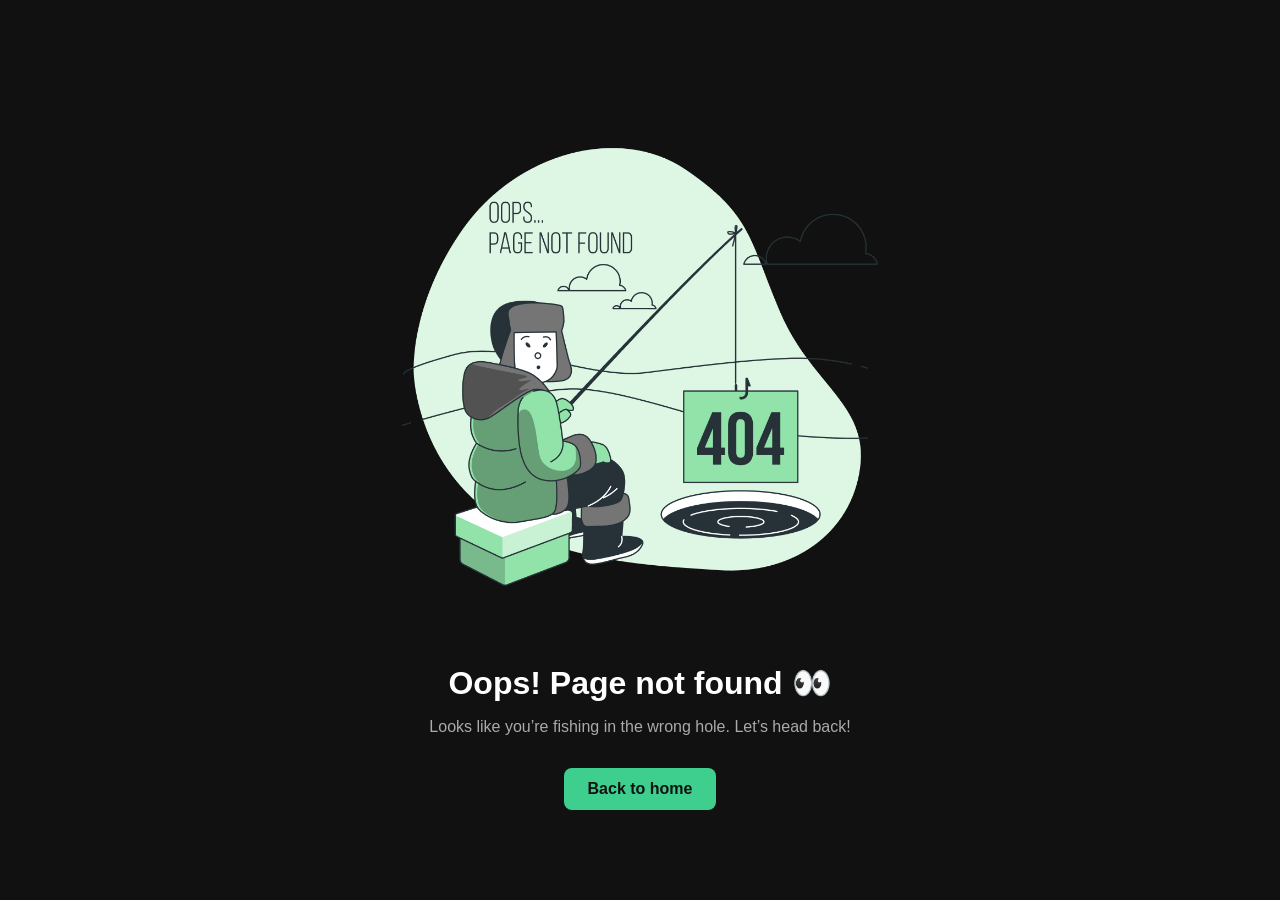
<file: 404 page/index.html>
<!DOCTYPE html>
<html lang="en">
  <head>
    <meta charset="UTF-8" />
    <meta name="viewport" content="width=device-width, initial-scale=1.0" />
    <title>Custom 404 Page</title>
    <link rel="stylesheet" href="style.css" />
  </head>
  <body>
    <img src="404.png" alt="404 illustration" />
    <h1>Oops! Page not found 👀</h1>
    <p>Looks like you’re fishing in the wrong hole. Let’s head back!</p>
    <a href="#">Back to home</a>
  </body>
</html>
</file>
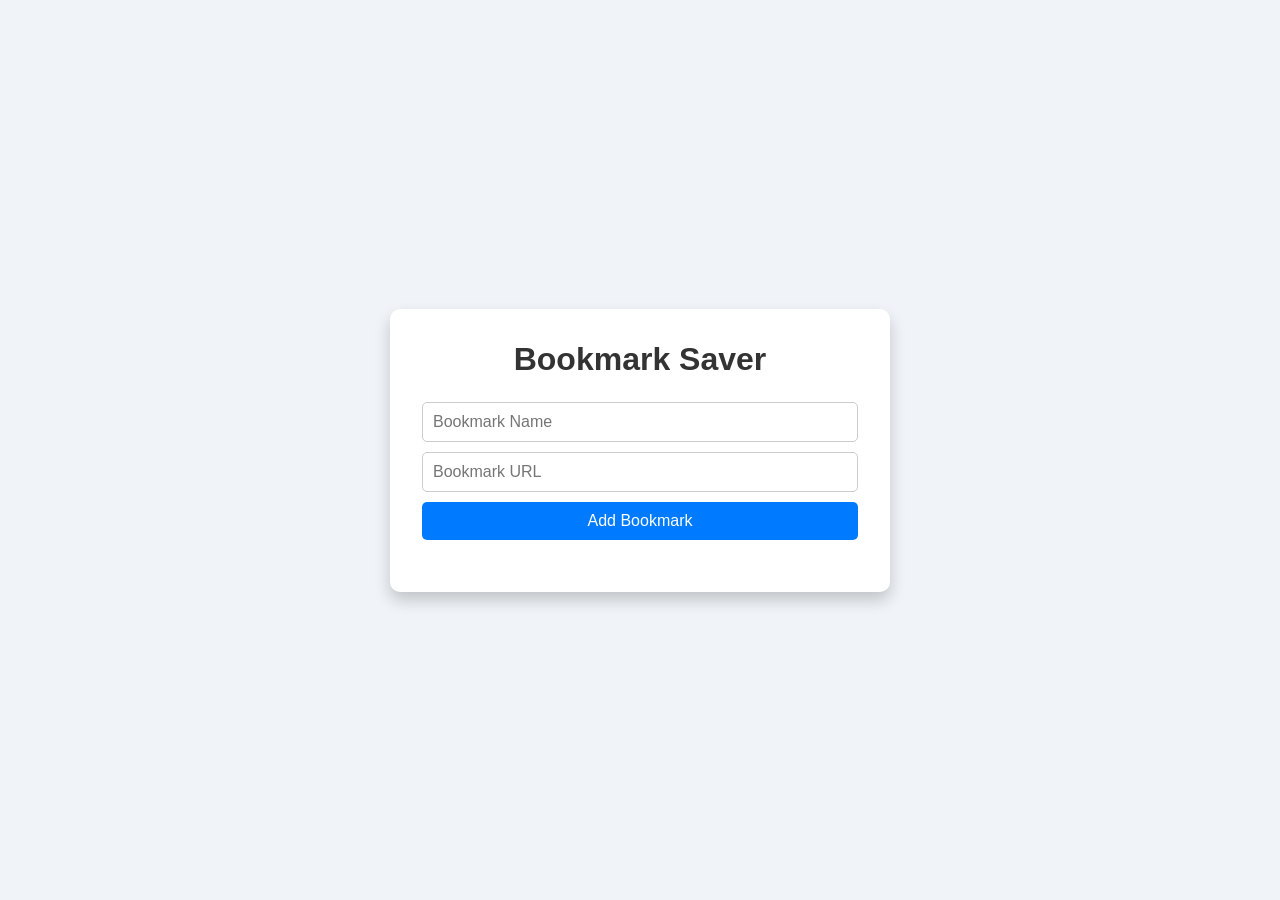
<file: Bookmark saver/index.html>
<!DOCTYPE html>
<html lang="en">
  <head>
    <meta charset="UTF-8" />
    <meta name="viewport" content="width=device-width, initial-scale=1.0" />
    <title>Bookmark Saver</title>
    <link rel="stylesheet" href="style.css" />
  </head>
  <body>
    <div class="app-container">
      <h1>Bookmark Saver</h1>
      <form id="bookmark-form" class="input-container">
        <input type="text" id="bookmark-name" placeholder="Bookmark Name" required />
        <input type="url" id="bookmark-url" placeholder="Bookmark URL" required />
        <button type="submit">Add Bookmark</button>
      </form>

      <ul id="bookmark-list"></ul>
    </div>

    <script src="script.js"></script>
  </body>
</html>
</file>
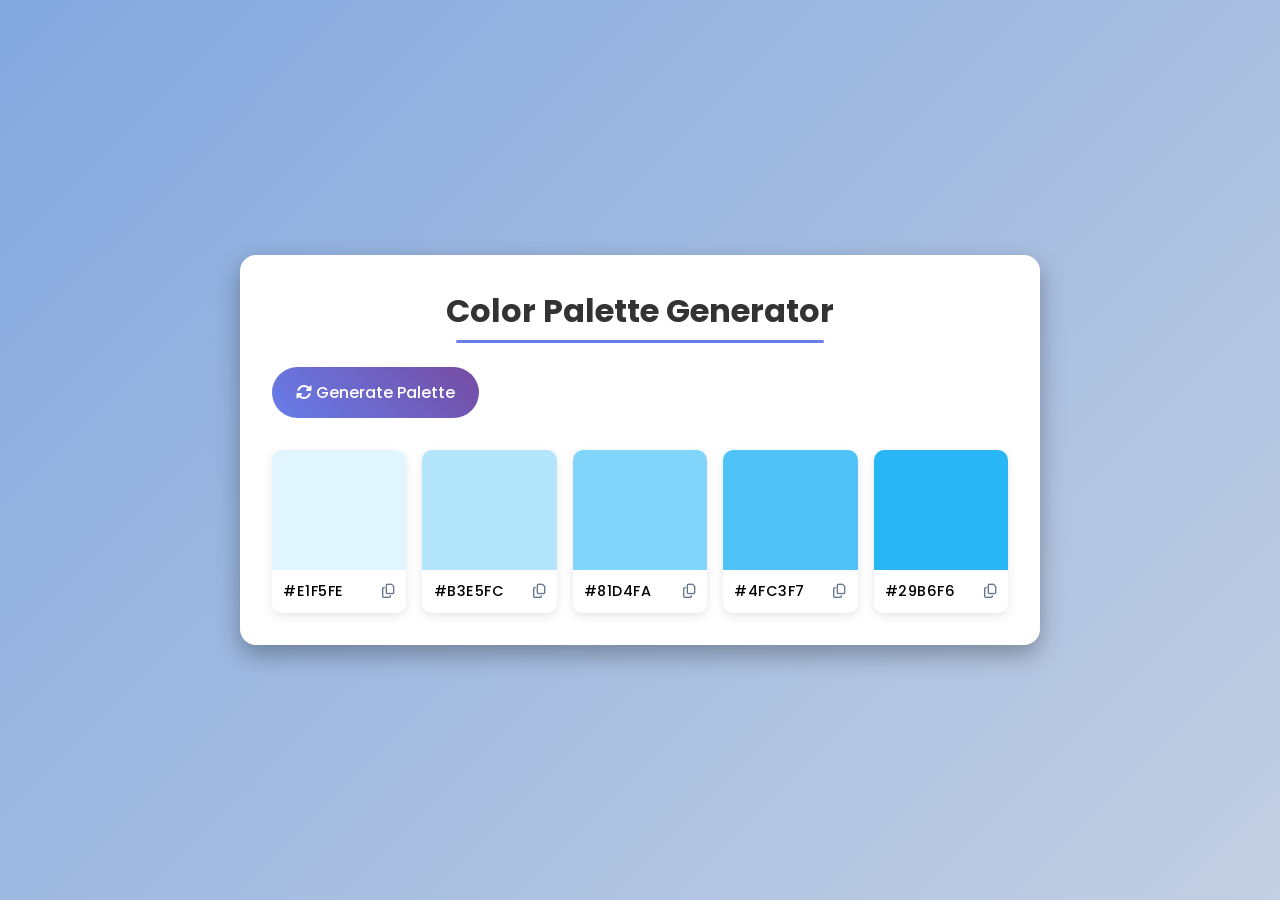
<file: color-pallete-genrator/index.html>
<!DOCTYPE html>
<html lang="en">
  <head>
    <meta charset="UTF-8" />
    <meta name="viewport" content="width=device-width, initial-scale=1.0" />
    <title>Color Palette Generator</title>
    <link
      rel="stylesheet"
      href="https://cdnjs.cloudflare.com/ajax/libs/font-awesome/6.7.2/css/all.min.css"
      integrity="sha512-Evv84Mr4kqVGRNSgIGL/F/aIDqQb7xQ2vcrdIwxfjThSH8CSR7PBEakCr51Ck+w+/U6swU2Im1vVX0SVk9ABhg=="
      crossorigin="anonymous"
      referrerpolicy="no-referrer"
    />
    <link rel="stylesheet" href="style.css" />
  </head>
  <body>
    <div class="container">
      <h1>Color Palette Generator</h1>

      <button id="generate-btn">
        <i class="fas fa-sync-alt"></i>
        Generate Palette
      </button>

      <div class="palette-container">
        <!-- COLOR BOX 1 -->
        <div class="color-box">
          <div class="color" style="background-color: #e1f5fe"></div>
          <div class="color-info">
            <span class="hex-value">#E1F5FE</span>
            <i class="far fa-copy copy-btn" title="Copy to clipboard"></i>
          </div>
        </div>
        <!-- COLOR BOX 2 -->
        <div class="color-box">
          <div class="color" style="background-color: #b3e5fc"></div>
          <div class="color-info">
            <span class="hex-value">#B3E5FC</span>
            <i class="far fa-copy copy-btn" title="Copy to clipboard"></i>
          </div>
        </div>
        <!-- COLOR BOX 3 -->
        <div class="color-box">
          <div class="color" style="background-color: #81d4fa"></div>
          <div class="color-info">
            <span class="hex-value">#81D4FA</span>
            <i class="far fa-copy copy-btn" title="Copy to clipboard"></i>
          </div>
        </div>
        <!-- COLOR BOX 4 -->
        <div class="color-box">
          <div class="color" style="background-color: #4fc3f7"></div>
          <div class="color-info">
            <span class="hex-value">#4FC3F7</span>
            <i class="far fa-copy copy-btn" title="Copy to clipboard"></i>
          </div>
        </div>
        <!-- COLOR BOX 5 -->
        <div class="color-box">
          <div class="color" style="background-color: #29b6f6"></div>
          <div class="color-info">
            <span class="hex-value">#29B6F6</span>
            <i class="far fa-copy copy-btn" title="Copy to clipboard"></i>
          </div>
        </div>
      </div>
    </div>

    <script src="script.js"></script>
  </body>
</html>
</file>
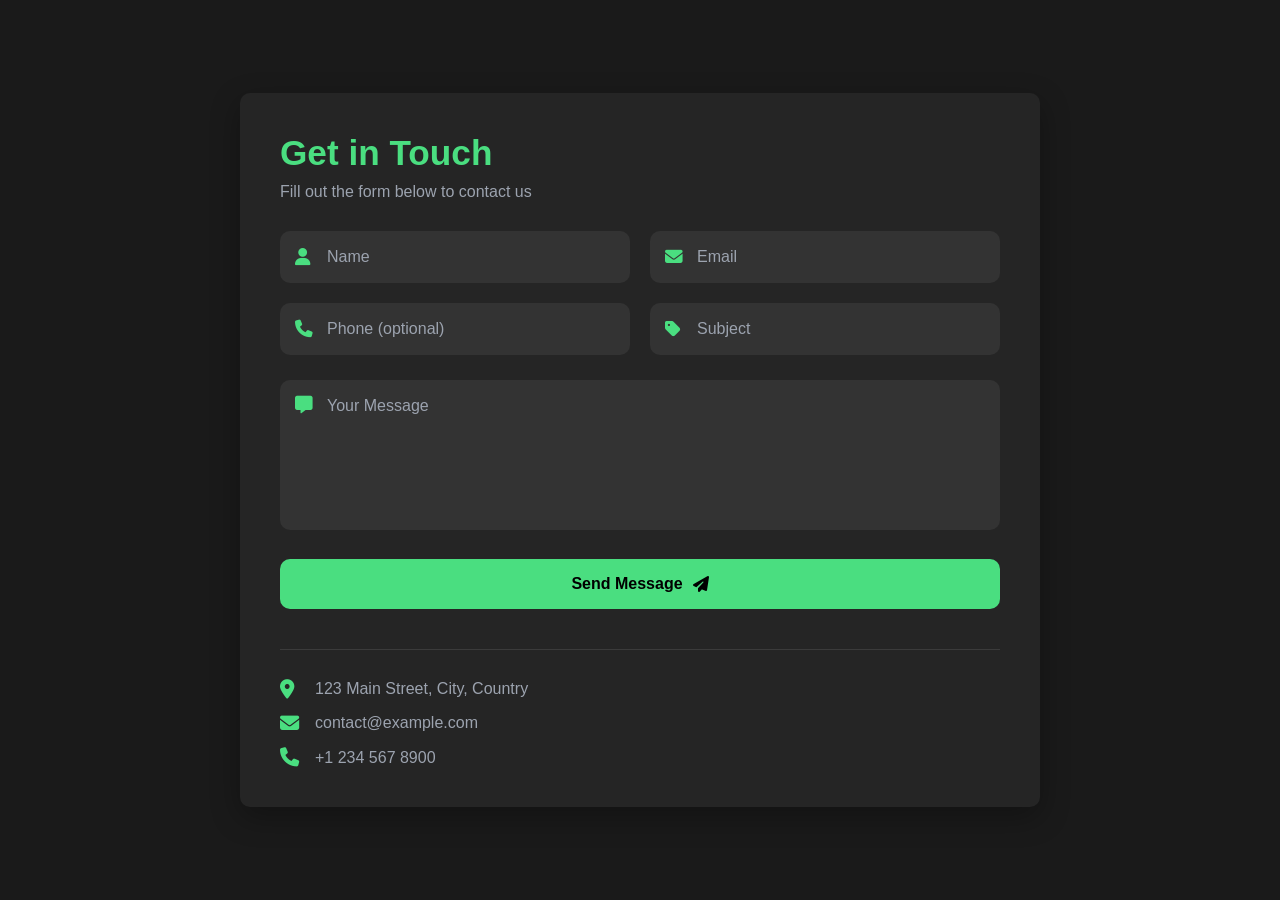
<file: contact-form/index.html>
<!DOCTYPE html>
<html lang="en">
  <head>
    <meta charset="UTF-8" />
    <meta name="viewport" content="width=device-width, initial-scale=1.0" />
    <title>Contact Form</title>
    <link rel="stylesheet" href="style.css" />
    <link
      rel="stylesheet"
      href="https://cdnjs.cloudflare.com/ajax/libs/font-awesome/6.7.2/css/all.min.css"
      integrity="sha512-Evv84Mr4kqVGRNSgIGL/F/aIDqQb7xQ2vcrdIwxfjThSH8CSR7PBEakCr51Ck+w+/U6swU2Im1vVX0SVk9ABhg=="
      crossorigin="anonymous"
      referrerpolicy="no-referrer"
    />
  </head>
  <body>
    <div class="container">
      <div class="form-container">
        <h1>Get in Touch</h1>
        <p>Fill out the form below to contact us</p>

        <form>
          <div class="input-group">
            <div class="input-field">
              <i class="fas fa-user"></i>
              <input type="text" placeholder="Name" required />
            </div>

            <div class="input-field">
              <i class="fas fa-envelope"></i>
              <input type="email" placeholder="Email" required />
            </div>

            <div class="input-field">
              <i class="fas fa-phone"></i>
              <input type="tel" placeholder="Phone (optional)" />
            </div>

            <div class="input-field">
              <i class="fas fa-tag"></i>
              <input type="text" placeholder="Subject" required />
            </div>
          </div>

          <div class="message-field">
            <i class="fas fa-message"></i>
            <textarea placeholder="Your Message" required></textarea>
          </div>

          <button type="submit">
            <div class="btn-content">
              <span>Send Message</span>
              <i class="fas fa-paper-plane"></i>
            </div>
          </button>
        </form>

        <div class="contact-info">
          <div class="info-item">
            <i class="fas fa-map-marker-alt"></i>
            <span>123 Main Street, City, Country</span>
          </div>
          <div class="info-item">
            <i class="fas fa-envelope"></i>
            <span>contact@example.com</span>
          </div>

          <div class="info-item">
            <i class="fas fa-phone"></i>
            <span>+1 234 567 8900</span>
          </div>
        </div>
      </div>
    </div>
  </body>
</html>
</file>
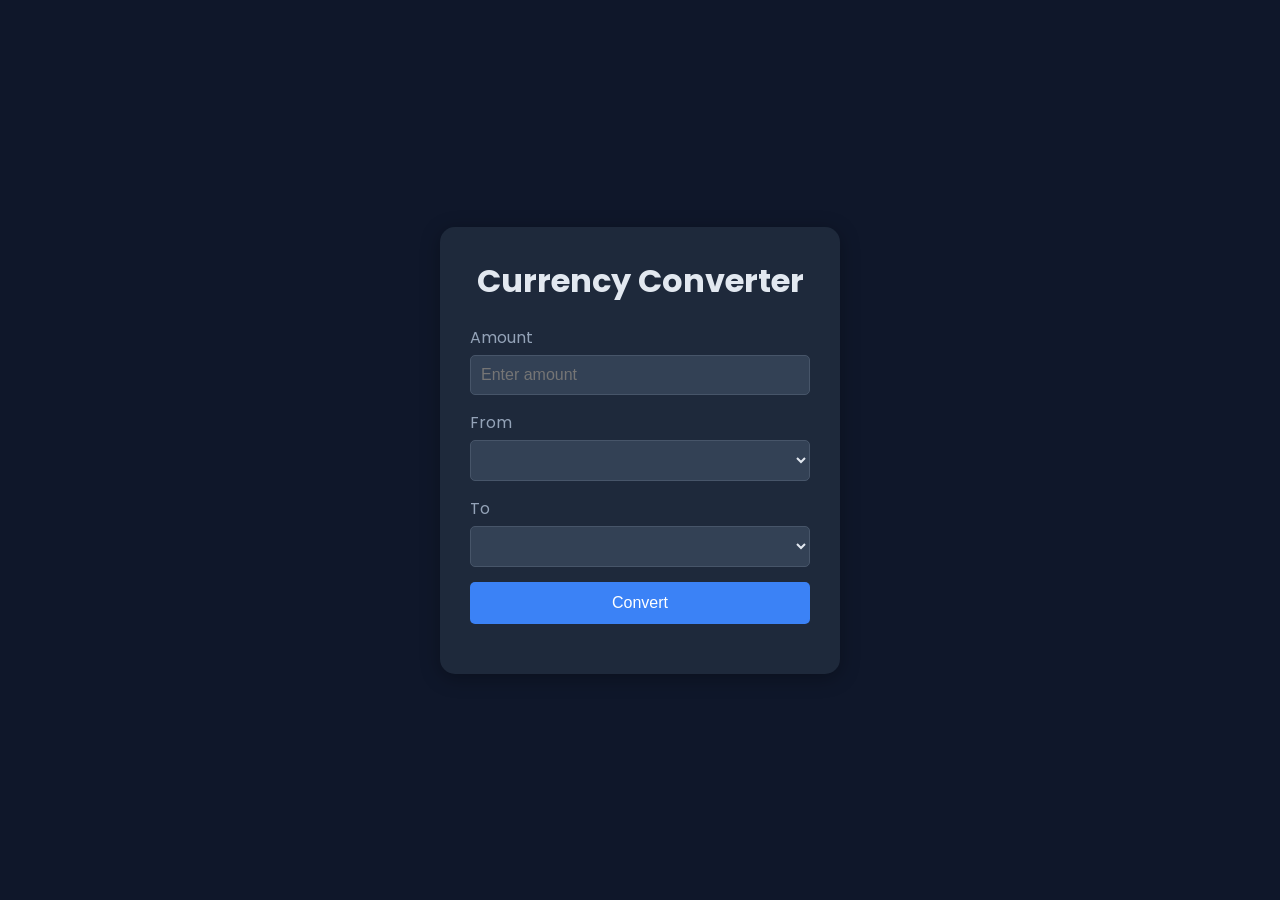
<file: currency-convertor/index.html>
<!DOCTYPE html>
<html lang="en">
  <head>
    <meta charset="UTF-8" />
    <meta name="viewport" content="width=device-width, initial-scale=1.0" />
    <title>Curreny Converter App</title>
    <link rel="stylesheet" href="style.css" />
    <link
      href="https://fonts.googleapis.com/css?family=Poppins:100,100italic,200,200italic,300,300italic,regular,italic,500,500italic,600,600italic,700,700italic,800,800italic,900,900italic"
      rel="stylesheet"
    />
  </head>
  <body>
    <div class="container">
      <h1>Currency Converter</h1>

      <form id="converter-form">
        <div class="form-group">
          <label for="amount">Amount</label>
          <input type="number" id="amount" placeholder="Enter amount" required />
        </div>

        <div class="form-group">
          <label for="from-currency">From</label>
          <select id="from-currency">
            <!-- Currency options will be inserted from our api -->
          </select>
        </div>

        <div class="form-group">
          <label for="to-currency">To</label>
          <select id="to-currency">
            <!-- Currency options will be inserted from our api -->
          </select>
        </div>

        <button type="submit">Convert</button>
      </form>

      <div id="result"></div>
    </div>

    <script src="script.js"></script>
  </body>
</html>
</file>
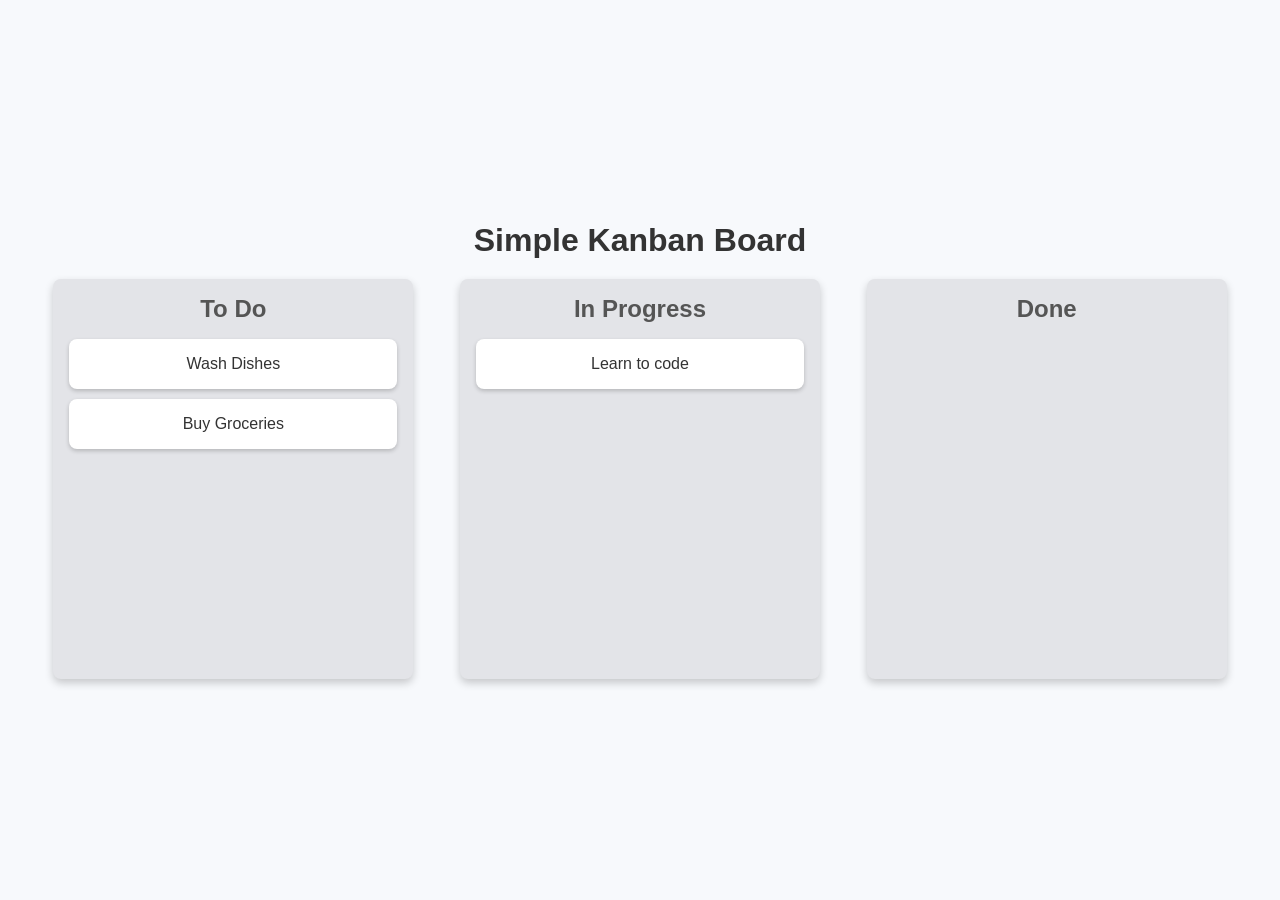
<file: drag-and-drp/index.html>
<!DOCTYPE html>
<html lang="en">
  <head>
    <meta charset="UTF-8" />
    <meta name="viewport" content="width=device-width, initial-scale=1.0" />
    <title>Kanban Board</title>
    <link rel="stylesheet" href="style.css" />
  </head>
  <body>
    <div class="container">
      <h1>Simple Kanban Board</h1>

      <div class="board">
        <!-- LIST 1 -->
        <div class="list" id="list1">
          <h2>To Do</h2>
          <div class="card" draggable="true" id="card1">Wash Dishes</div>
          <div class="card" draggable="true" id="card2">Buy Groceries</div>
        </div>

        <!-- LIST 2 -->
        <div class="list" id="list2">
          <h2>In Progress</h2>
          <div class="card" draggable="true" id="card3">Learn to code</div>
        </div>

        <!-- LIST 3 -->
        <div class="list" id="list3">
          <h2>Done</h2>
        </div>
      </div>
    </div>

    <script src="script.js"></script>
  </body>
</html>
</file>
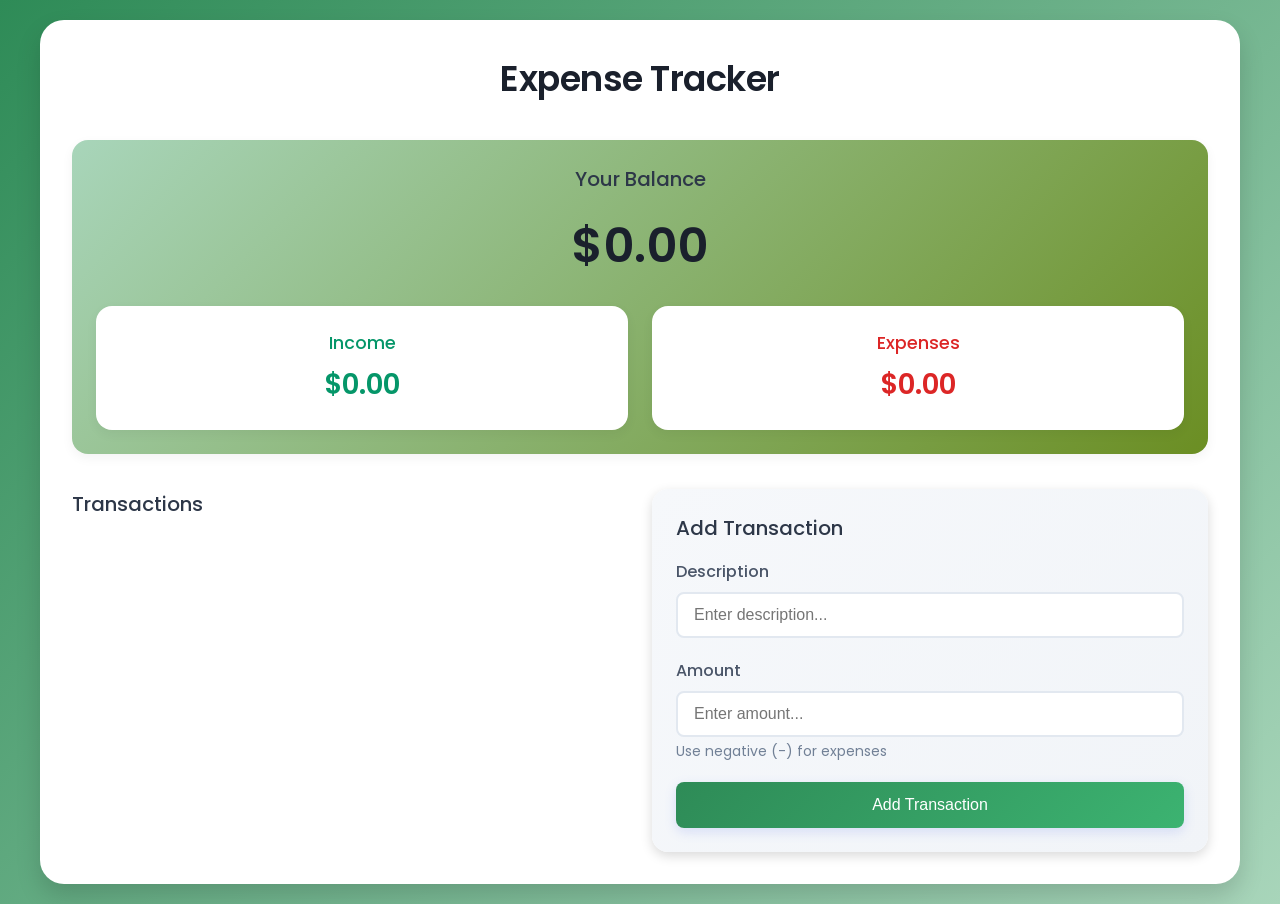
<file: expense-tracker/index.html>
<!DOCTYPE html>
<html lang="en">
  <head>
    <meta charset="UTF-8" />
    <meta name="viewport" content="width=device-width, initial-scale=1.0" />
    <title>Expense Tracker</title>
    <link rel="stylesheet" href="style.css" />
    <link
      href="https://fonts.googleapis.com/css?family=Poppins:100,100italic,200,200italic,300,300italic,regular,italic,500,500italic,600,600italic,700,700italic,800,800italic,900,900italic"
      rel="stylesheet"
    />
  </head>
  <body>
    <div class="container">
      <h1>Expense Tracker</h1>

      <div class="balance-container">
        <h2>Your Balance</h2>
        <h1 id="balance">$0.00</h1>

        <div class="summary">
          <div class="income">
            <h3>Income</h3>
            <p id="income-amount">$0.00</p>
          </div>
          <div class="expenses">
            <h3>Expenses</h3>
            <p id="expense-amount">$0.00</p>
          </div>
        </div>
      </div>

      <div class="main-content">
        <div class="transaction-container">
          <h2>Transactions</h2>
          <ul id="transaction-list">
            <!-- TRANSACTIONS WILL BE INSERTED HERE -->
          </ul>
        </div>

        <div class="form-container">
          <h2>Add Transaction</h2>

          <form id="transaction-form">
            <div class="form-group">
              <label for="description">Description</label>
              <input type="text" id="description" placeholder="Enter description..." required />
            </div>

            <div class="form-group">
              <label for="amount">Amount</label>
              <input type="number" id="amount" placeholder="Enter amount..." required />
              <small>Use negative (-) for expenses</small>
            </div>

            <button type="submit">Add Transaction</button>
          </form>
        </div>
      </div>
    </div>

    <script src="script.js"></script>
  </body>
</html>
</file>
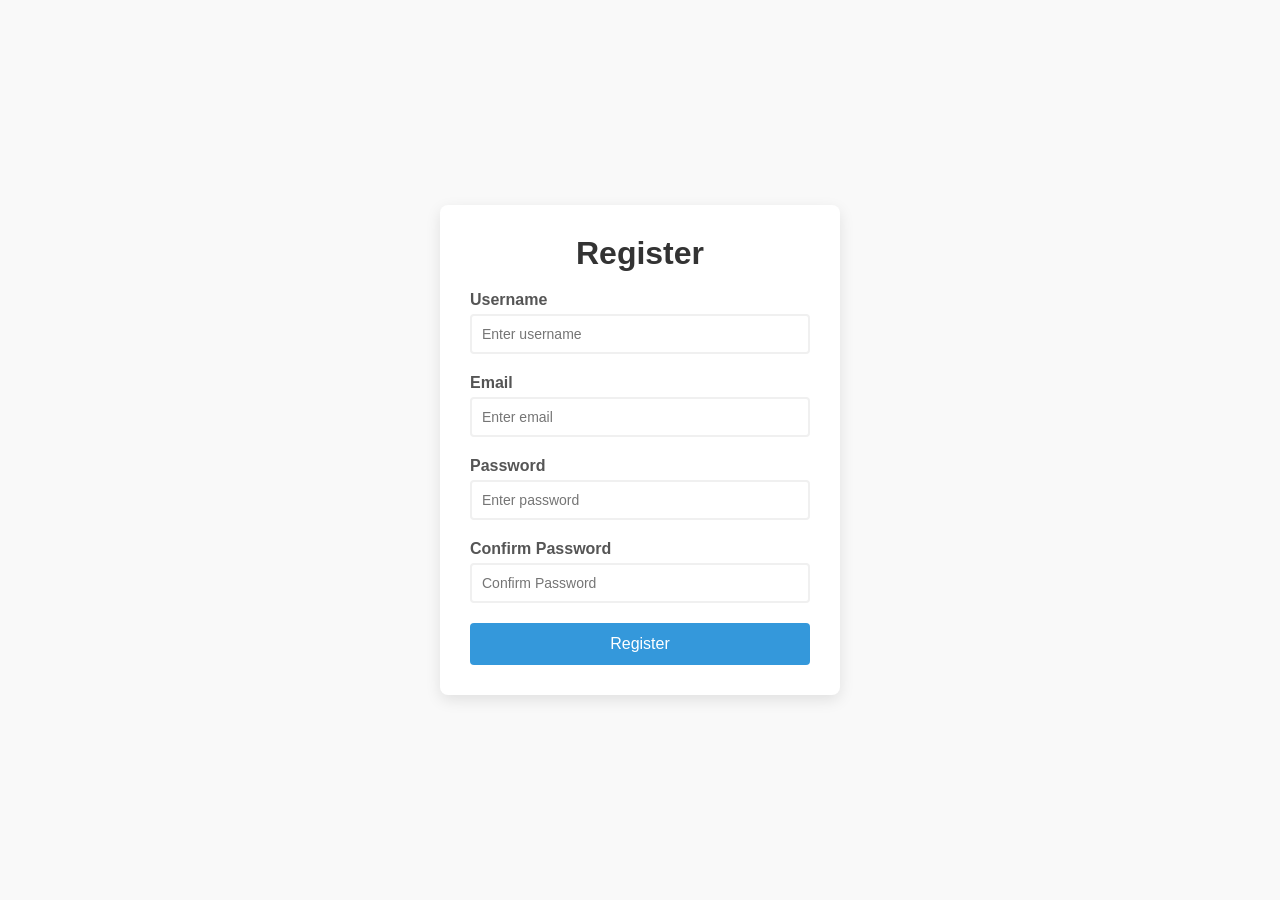
<file: form-validator/index.html>
<!DOCTYPE html>
<html lang="en">
  <head>
    <meta charset="UTF-8" />
    <meta name="viewport" content="width=device-width, initial-scale=1.0" />
    <title>Form Validator</title>
    <link rel="stylesheet" href="style.css" />
  </head>
  <body>
    <div class="container">
      <form id="registration-form">
        <h1>Register</h1>

        <!-- username -->
        <div class="form-group">
          <label for="username">Username</label>
          <input type="text" id="username" placeholder="Enter username" />
          <small></small>
        </div>
        <!-- email -->
        <div class="form-group">
          <label for="email">Email</label>
          <input type="email" id="email" placeholder="Enter email" />
          <small></small>
        </div>
        <!-- password -->
        <div class="form-group">
          <label for="password">Password</label>
          <input type="password" id="password" placeholder="Enter password" />
          <small></small>
        </div>
        <!-- confirm password -->
        <div class="form-group">
          <label for="confirmPassword">Confirm Password</label>
          <input type="password" id="confirmPassword" placeholder="Confirm Password" />
          <small></small>
        </div>
        <!-- submit btn -->
        <button type="submit">Register</button>
      </form>
    </div>

    <script src="script.js"></script>
  </body>
</html>
</file>
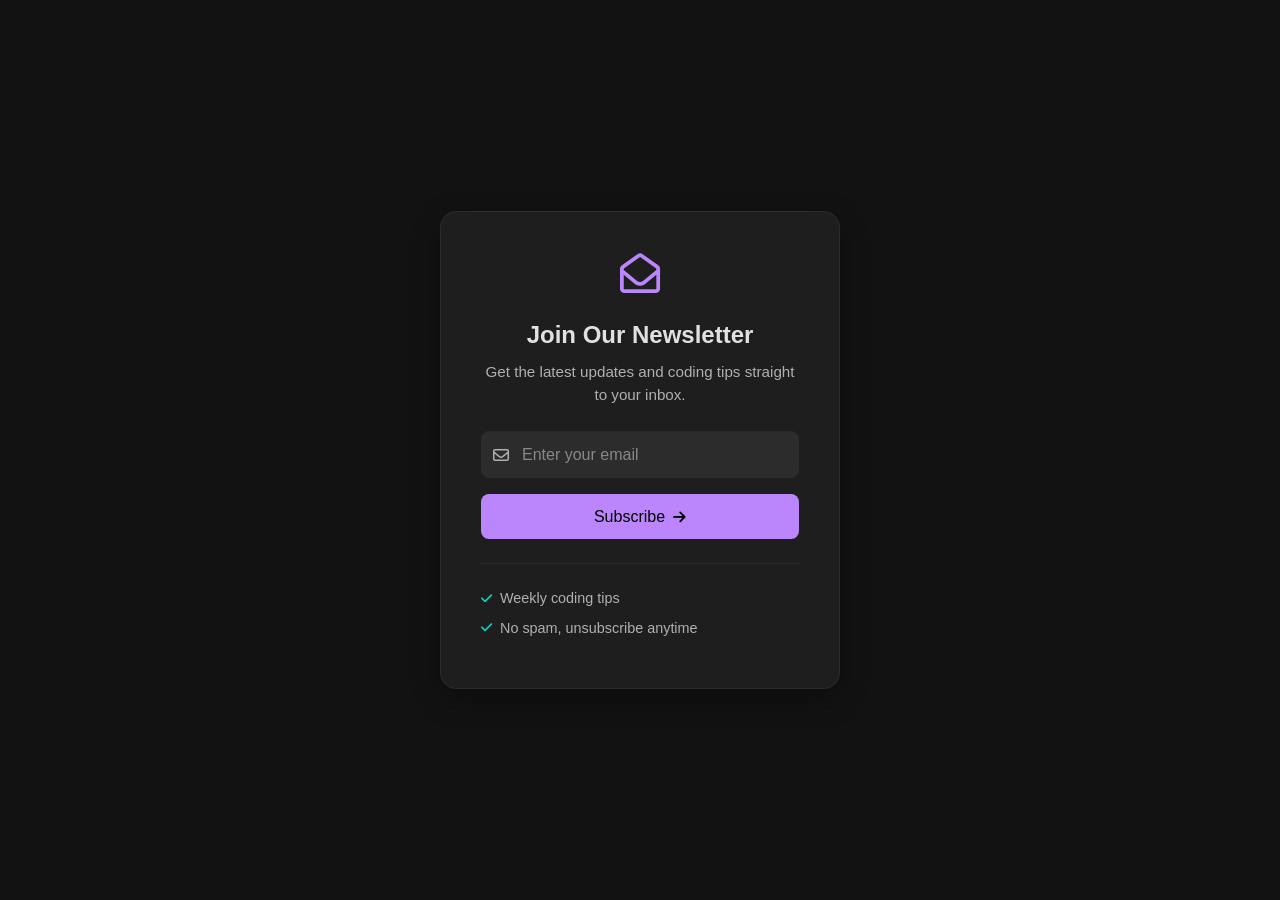
<file: newsletter-signup/index.html>
<!DOCTYPE html>
<html lang="en">
  <head>
    <meta charset="UTF-8" />
    <meta name="viewport" content="width=device-width, initial-scale=1.0" />
    <title>Newsletter UI</title>
    <link rel="stylesheet" href="style.css" />
    <link
      rel="stylesheet"
      href="https://cdnjs.cloudflare.com/ajax/libs/font-awesome/6.7.2/css/all.min.css"
      integrity="sha512-Evv84Mr4kqVGRNSgIGL/F/aIDqQb7xQ2vcrdIwxfjThSH8CSR7PBEakCr51Ck+w+/U6swU2Im1vVX0SVk9ABhg=="
      crossorigin="anonymous"
      referrerpolicy="no-referrer"
    />
  </head>
  <body>
    <div class="signup-container">
      <div class="icon-container">
        <i class="far fa-envelope-open"></i>
      </div>
      <h2>Join Our Newsletter</h2>
      <p>Get the latest updates and coding tips straight to your inbox.</p>

      <form>
        <div class="input-group">
          <i class="far fa-envelope"></i>
          <input type="email" required placeholder="Enter your email" />
        </div>

        <button>Subscribe <i class="fas fa-arrow-right"></i></button>
      </form>

      <div class="benefits">
        <p class="benefit-item"><i class="fas fa-check"></i> Weekly coding tips</p>
        <p class="benefit-item"><i class="fas fa-check"></i> No spam, unsubscribe anytime</p>
      </div>
    </div>
  </body>
</html>
</file>
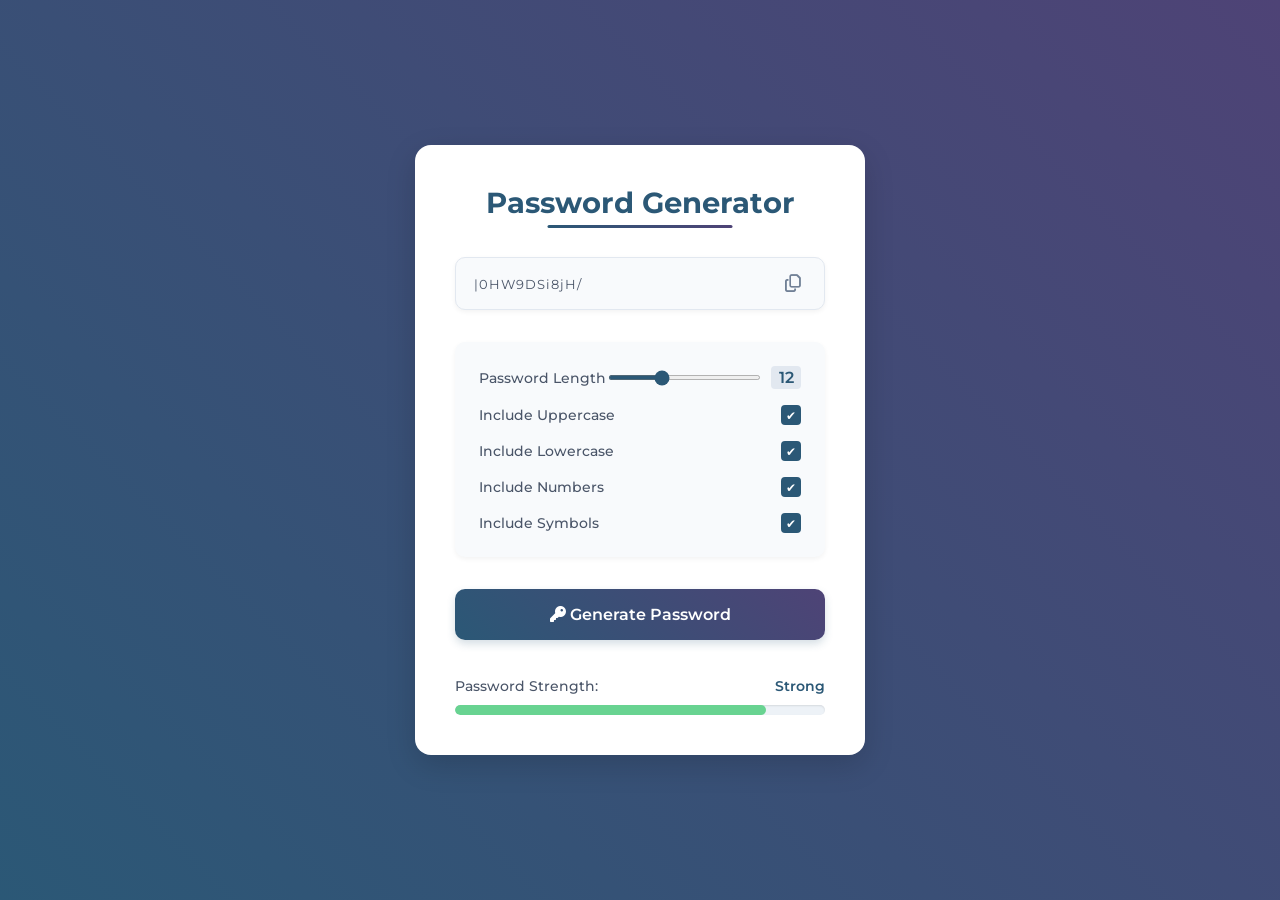
<file: password-genrator/index.html>
<!DOCTYPE html>
<html lang="en">
  <head>
    <meta charset="UTF-8" />
    <meta name="viewport" content="width=device-width, initial-scale=1.0" />
    <title>Password Generator</title>
    <link rel="stylesheet" href="style.css" />
    <link
      rel="stylesheet"
      href="https://cdnjs.cloudflare.com/ajax/libs/font-awesome/6.7.2/css/all.min.css"
      integrity="sha512-Evv84Mr4kqVGRNSgIGL/F/aIDqQb7xQ2vcrdIwxfjThSH8CSR7PBEakCr51Ck+w+/U6swU2Im1vVX0SVk9ABhg=="
      crossorigin="anonymous"
      referrerpolicy="no-referrer"
    />
  </head>
  <body>
    <div class="container">
      <h1>Password Generator</h1>

      <!-- password container -->
      <div class="password-container">
        <input type="text" readonly id="password" />
        <i class="far fa-copy" id="copy-btn" title="Copy to clipboard"></i>
      </div>

      <!-- options -->
      <div class="options">
        <!-- password length -->
        <div class="option">
          <label for="length">Password Length</label>
          <div class="range-container">
            <input type="range" id="length" min="6" max="24" value="12" />
            <span id="length-value">12</span>
          </div>
        </div>
        <!-- include uppercase -->
        <div class="option">
          <label for="uppercase">Include Uppercase</label>
          <input type="checkbox" id="uppercase" checked />
        </div>
        <!-- include lowercase -->
        <div class="option">
          <label for="lowercase">Include Lowercase</label>
          <input type="checkbox" id="lowercase" checked />
        </div>
        <!-- include numbers -->
        <div class="option">
          <label for="numbers">Include Numbers</label>
          <input type="checkbox" id="numbers" checked />
        </div>
        <!-- include symbols -->
        <div class="option">
          <label for="symbols">Include Symbols</label>
          <input type="checkbox" id="symbols" checked />
        </div>
      </div>

      <button id="generate-btn">
        <i class="fas fa-key"></i>
        Generate Password
      </button>

      <div class="strength-container">
        <p>Password Strength: <span id="strength-label">Medium</span></p>

        <div class="strength-meter">
          <div class="strength-bar"></div>
        </div>
      </div>
    </div>

    <script src="script.js"></script>
  </body>
</html>
</file>
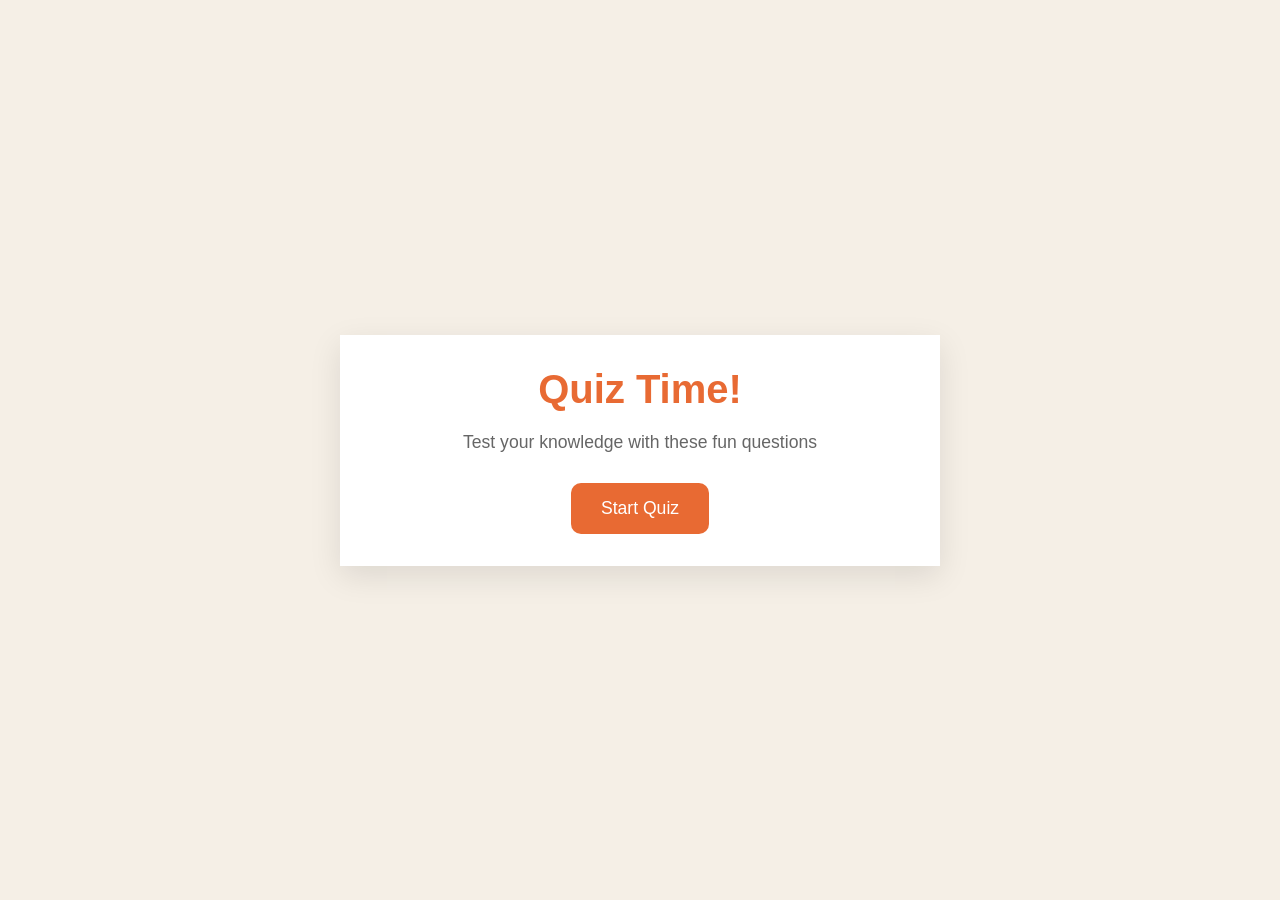
<file: quiz game/index.html>
<!DOCTYPE html>
<html lang="en">
  <head>
    <meta charset="UTF-8" />
    <meta name="viewport" content="width=device-width, initial-scale=1.0" />
    <title>Quiz Game</title>
    <link rel="stylesheet" href="style.css" />
  </head>
  <body>
    <div class="container">
      <div class="screen active" id="start-screen">
        <h1>Quiz Time!</h1>
        <p>Test your knowledge with these fun questions</p>
        <button id="start-btn">Start Quiz</button>
      </div>

      <div class="screen" id="quiz-screen">
        <div class="quiz-header">
          <h2 id="question-text">Question goes here</h2>
          <div class="quiz-info">
            <p>
              Question <span id="current-question">1</span> of <span id="total-questions">5</span>
            </p>

            <p>Score: <span id="score">0</span></p>
          </div>
        </div>

        <div id="answers-container" class="answers-container">
          <!-- Answer buttons will be insterted here from our js code later at some point -->
        </div>

        <div class="progress-bar">
          <div id="progress" class="progress"></div>
        </div>
      </div>

      <div id="result-screen" class="screen">
        <h1>Quiz Results</h1>
        <div class="result-info">
          <p>You scored <span id="final-score">0</span> out of <span id="max-score">5</span></p>

          <div id="result-message">Good job!</div>
        </div>
        <button id="restart-btn">Restart Quiz</button>
      </div>
    </div>

    <script src="script.js"></script>
  </body>
</html>
</file>
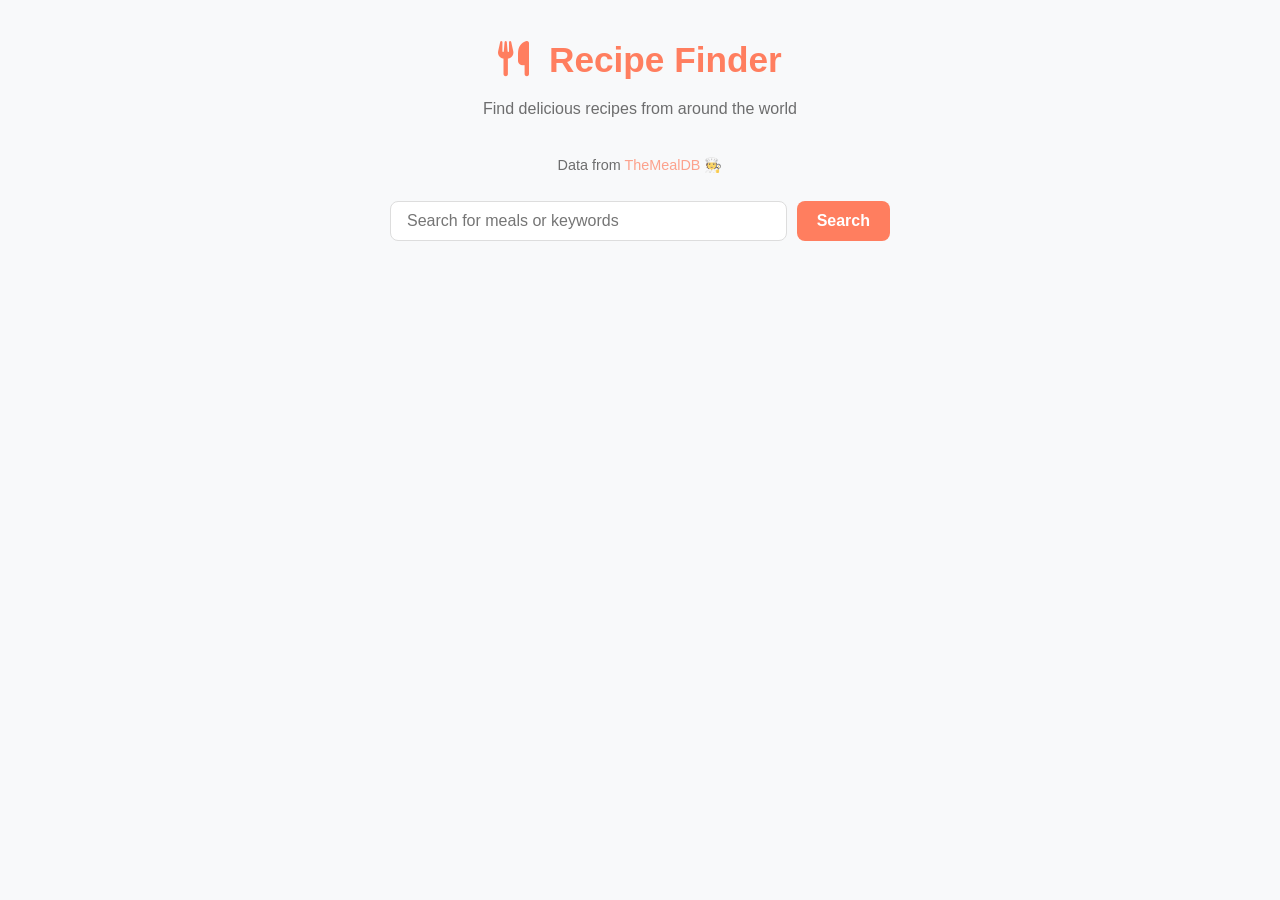
<file: Receipe finder/index.html>
<!DOCTYPE html>
<html lang="en">
  <head>
    <meta charset="UTF-8" />
    <meta name="viewport" content="width=device-width, initial-scale=1.0" />
    <title>Recipe Finder App</title>
    <link rel="stylesheet" href="style.css" />
    <link
      rel="stylesheet"
      href="https://cdnjs.cloudflare.com/ajax/libs/font-awesome/6.7.2/css/all.min.css"
      integrity="sha512-Evv84Mr4kqVGRNSgIGL/F/aIDqQb7xQ2vcrdIwxfjThSH8CSR7PBEakCr51Ck+w+/U6swU2Im1vVX0SVk9ABhg=="
      crossorigin="anonymous"
      referrerpolicy="no-referrer"
    />
  </head>
  <body>
    <div class="container">
      <header>
        <h1><i class="fas fa-utensils"></i> Recipe Finder</h1>
        <p>Find delicious recipes from around the world</p>
      </header>

      <p class="api-link">Data from <a href="https://www.themealdb.com/api.php">TheMealDB 🧑‍🍳</a></p>

      <div class="search-container">
        <input type="text" id="search-input" placeholder="Search for meals or keywords" />
        <button id="search-btn">Search</button>
      </div>

      <div id="error-container" class="hidden">
        <p>No meals found. Try another search term!</p>
      </div>

      <div id="result-heading"></div>

      <div id="meals" class="meals-container"></div>

      <div id="meal-details" class="hidden">
        <button id="back-btn"><i class="fas fa-arrow-left"></i> Back to recipes</button>

        <div class="meal-details-content"></div>
      </div>
    </div>

    <script src="script.js"></script>
  </body>
</html>
</file>
<file: 404 page/style.css>
* {
  margin: 0;
  padding: 0;
  box-sizing: border-box;
}

body {
  background-color: #111;
  color: #fff;
  display: flex;
  flex-direction: column;
  justify-content: center;
  align-items: center;
  height: 100vh;
  font-family: sans-serif;
}

img {
  width: 100%;
  max-width: 550px;
  margin-bottom: 1.5rem;
}

h1 {
  font-size: 2rem;
  margin-bottom: 1rem;
}

p {
  font-size: 1rem;
  color: #aaa;
  margin-bottom: 2rem;
}

a {
  background-color: #3ecf8e;
  color: #111;
  text-decoration: none;
  padding: 0.75rem 1.5rem;
  border-radius: 8px;
  font-weight: bold;
  transition: background-color 0.3s;
}

a:hover {
  background-color: #04fc8d;
}

@media (max-width: 600px) {
  img {
    max-width: 400px;
  }

  h1 {
    font-size: 1.5rem;
  }

  p {
    font-size: 0.9rem;
  }
}
</file>
<file: Bookmark saver/style.css>
* {
  padding: 0;
  margin: 0;
  box-sizing: border-box;
}

body {
  font-family: sans-serif;
  background-color: #f0f4f8;
  display: flex;
  justify-content: center;
  align-items: center;
  min-height: 100vh;
}

.app-container {
  background: white;
  padding: 2rem;
  border-radius: 10px;
  box-shadow: 0 8px 16px rgba(0, 0, 0, 0.2);
  width: 90%;
  max-width: 500px;
}

h1 {
  text-align: center;
  margin-bottom: 1.5rem;
  color: #333;
}

.input-container {
  display: flex;
  flex-direction: column;
  gap: 10px;
  margin-bottom: 20px;
}

input[type="text"],
input[type="url"] {
  padding: 10px;
  font-size: 1rem;
  border: 1px solid #ccc;
  border-radius: 5px;
}

button {
  padding: 10px;
  background-color: #007bff;
  color: white;
  border: none;
  border-radius: 5px;
  font-size: 1rem;
  cursor: pointer;
}

button:hover {
  background-color: #0056b3;
}

#bookmark-list {
  list-style: none;
}

#bookmark-list li {
  padding: 10px;
  margin-bottom: 10px;
  background-color: #e3e7ed;
  border-radius: 5px;
  display: flex;
  justify-content: space-between;
  align-items: center;
}

#bookmark-list a {
  text-decoration: none;
  color: #007bff;
}

.remove-btn {
  background-color: red;
  color: white;
  border: none;
  padding: 5px 8px;
  border-radius: 3px;
  cursor: pointer;
}

.remove-btn:hover {
  background-color: darkred;
}
</file>
<file: color-pallete-genrator/style.css>
/* Basic Reset */
@import url(https://fonts.googleapis.com/css?family=Poppins:100,100italic,200,200italic,300,300italic,regular,italic,500,500italic,600,600italic,700,700italic,800,800italic,900,900italic);

* {
  margin: 0;
  padding: 0;
  box-sizing: border-box;
  font-family: "Poppins", sans-serif;
}

body {
  background: linear-gradient(135deg, #83a8df, #c3cfe2);
  min-height: 100vh;
  display: flex;
  align-items: center;
  justify-content: center;
  padding: 20px;
}

.container {
  background-color: #fff;
  border-radius: 1rem;
  padding: 2rem;
  width: 100%;
  max-width: 800px;
  box-shadow: 0 10px 25px rgba(0, 0, 0, 0.3);
}

h1 {
  text-align: center;
  margin-bottom: 1.5rem;
  color: #333;
  position: relative;
  padding-bottom: 0.5rem;
}

h1::after {
  content: "";
  position: absolute;
  bottom: 0;
  left: 50%;
  transform: translateX(-50%);
  width: 50%;
  height: 3px;
  background-color: #667eea;
  border-radius: 2px;
}

#generate-btn {
  background: linear-gradient(45deg, #667eea, #764ba2);
  color: white;
  border: none;
  padding: 0.8rem 1.5rem;
  border-radius: 50px;
  cursor: pointer;
  font-weight: 500;
  margin-bottom: 2rem;
  font-size: 1rem;
}

#generate-btn:hover {
  transform: translateY(-2px);
  box-shadow: 0 6px 10px rgba(102, 126, 234, 0.3);
}

#generate-btn:active {
  transform: translateY(0);
}

.palette-container {
  display: grid;
  gap: 1rem;
  grid-template-columns: repeat(auto-fit, minmax(130px, 1fr));
}

.color-box {
  border-radius: 10px;
  overflow: hidden;
  box-shadow: 0 3px 10px rgba(0, 0, 0, 0.1);
  transition: transform 0.2s;
}

.color-box:hover {
  transform: translateY(-5px);
}

.color {
  height: 120px;
  cursor: pointer;
}

.color-info {
  background-color: #fff;
  padding: 0.7rem;
  display: flex;
  align-items: center;
  justify-content: space-between;
  font-size: 0.9rem;
}

.hex-value {
  font-weight: 500;
  letter-spacing: 0.5px;
}

.copy-btn {
  cursor: pointer;
  color: #64748b;
  transition: color 0.2s;
}

.copy-btn:hover {
  color: #667eea;
}

@media (max-width: 768px) {
  .palette-container {
    grid-template-columns: repeat(auto-fit, minmax(100px, 1fr));
  }
}
</file>
<file: contact-form/style.css>
* {
  padding: 0;
  margin: 0;
  box-sizing: border-box;
  font-family: sans-serif;
}

:root {
  --primay-color: #4ade80;
  --primay-dark: #22c55e;
  --bg-dark: #1a1a1a;
  --text-light: #f3f4f6;
  --text-gray: #9ca3af;
  --card-bg: #252525;
  --input-bg: #333;
  --border-radius: 10px;
}

body {
  background-color: var(--bg-dark);
  color: var(--text-light);
  min-height: 100vh;
  display: flex;
  justify-content: center;
  align-items: center;
  padding: 30px 15px;
}

.container {
  width: 100%;
  max-width: 800px;
}

.form-container {
  background-color: var(--card-bg);
  border-radius: var(--border-radius);
  padding: 40px;
  box-shadow: 0 10px 30px rgba(0, 0, 0, 0.3);
  animation: fadeIn 0.5s ease-out;
}

@keyframes fadeIn {
  from {
    opacity: 0;
    transform: translateY(20px);
  }
  to {
    opacity: 1;
    transform: translateY(0);
  }
}

h1 {
  color: var(--primay-color);
  font-size: 2.2rem;
  margin-bottom: 10px;
}

p {
  margin-bottom: 30px;
  color: var(--text-gray);
}

.input-group {
  display: grid;
  grid-template-columns: repeat(auto-fit, minmax(240px, 1fr));
  gap: 20px;
  margin-bottom: 25px;
}

.input-field {
  position: relative;
}

.message-field {
  position: relative;
}

.input-field i,
.message-field i {
  position: absolute;
  top: 50%;
  left: 15px;
  transform: translateY(-50%);
  color: var(--primay-color);
  font-size: 1.1rem;
}

.message-field i {
  top: 25px;
}

input,
textarea {
  width: 100%;
  padding: 15px 15px 15px 45px;
  background-color: var(--input-bg);
  border: 2px solid transparent;
  border-radius: var(--border-radius);
  color: var(--text-light);
  font-size: 1rem;
  transition: all 0.3s ease;
}

textarea {
  height: 150px;
  resize: none;
  margin-bottom: 25px;
}

input:focus,
textarea:focus {
  border-color: var(--primay-color);
  outline: none;
  box-shadow: 0 0 0 3px rgba(74, 222, 128, 0.2);
}

input::placeholder,
textarea::placeholder {
  color: var(--text-gray);
}

button {
  background-color: var(--primay-color);
  color: #000;
  font-weight: 600;
  font-size: 1rem;
  border: none;
  border-radius: var(--border-radius);
  padding: 16px 30px;
  cursor: pointer;
  width: 100%;
  transition: all 0.3s ease;
}

button:hover {
  background-color: var(--primay-dark);
  transform: translateY(-2px);
  box-shadow: 0 5px 15px rgba(74, 222, 128, 0.3);
}

button:active {
  transform: translateY(0);
}

.btn-content {
  display: flex;
  justify-content: center;
  align-items: center;
  gap: 10px;
}

.contact-info {
  margin-top: 40px;
  padding-top: 30px;
  border-top: 1px solid rgb(255, 255, 255, 0.1);
  display: flex;
  flex-direction: column;
  gap: 15px;
}

.info-item {
  display: flex;
  align-items: center;
  gap: 15px;
}

.info-item i {
  color: var(--primay-color);
  font-size: 1.2rem;
  width: 20px;
}

.info-item span {
  color: var(--text-gray);
}

@media (max-width: 600px) {
  .form-container {
    padding: 25px;
  }

  h1 {
    font-size: 1.8rem;
  }

  .input-group {
    grid-template-columns: 1fr;
  }
}
</file>
<file: currency-convertor/style.css>
* {
  margin: 0;
  padding: 0;
  box-sizing: border-box;
}

:root {
  --bg-primary: #0f172a;
  --bg-secondary: #1e293b;
  --bg-input: #334155;
  --text-primary: #e2e8f0;
  --text-secondary: #94a3b8;
  --border-color: #475569;
  --accent-primary: #3b82f6;
  --accent-hover: #2563eb;
}

body {
  background-color: var(--bg-primary);
  display: flex;
  justify-content: center;
  align-items: center;
  min-height: 100vh;
  padding: 20px;
  font-family: "Poppins", sans-serif;
}

.container {
  width: 100%;
  max-width: 400px;
  background-color: var(--bg-secondary);
  padding: 30px;
  border-radius: 15px;
  box-shadow: 0 4px 20px rgba(0, 0, 0, 0.3);
}

h1 {
  text-align: center;
  color: var(--text-primary);
  margin-bottom: 20px;
}

.form-group {
  margin-bottom: 15px;
}

label {
  display: block;
  margin-bottom: 5px;
  color: var(--text-secondary);
}

input,
select {
  width: 100%;
  padding: 10px;
  background-color: var(--bg-input);
  border: 1px solid var(--border-color);
  border-radius: 5px;
  font-size: 1rem;
  color: var(--text-primary);
}

input:focus,
select:focus {
  outline: none;
  border-color: var(--accent-primary);
  box-shadow: 0 0 0 2px rgba(59, 130, 246, 0.2);
}

button {
  width: 100%;
  padding: 12px;
  background-color: var(--accent-primary);
  color: #fff;
  border: none;
  border-radius: 5px;
  font-size: 1rem;
  cursor: pointer;
  transition: all 0.3s ease;
}

button:hover {
  background-color: var(--accent-hover);
  transform: translateY(-2px);
}

#result {
  margin-top: 20px;
  text-align: center;
  font-size: 1.2rem;
  color: var(--text-primary);
}
</file>
<file: drag-and-drp/style.css>
* {
  padding: 0;
  margin: 0;
  box-sizing: border-box;
}

body {
  font-family: sans-serif;
  background-color: #f7f9fc;
  display: flex;
  justify-content: center;
  align-items: center;
  min-height: 100vh;
}

.container {
  text-align: center;
  width: 100%;
  padding: 1.2rem;
}

h1 {
  color: #333;
  margin-bottom: 20px;
  font-size: 2rem;
}

.board {
  display: flex;
  justify-content: space-around;
  align-items: flex-start;
  width: 100%;
  max-width: 1200px;
  margin: 0 auto;
  gap: 20px;
}

.list {
  background-color: #e3e4e8;
  padding: 1rem;
  border-radius: 8px;
  width: 30%;
  min-height: 400px;
  box-shadow: 0 4px 8px rgba(0, 0, 0, 0.2);
}

.list h2 {
  color: #555;
  margin-bottom: 1rem;
  font-size: 1.5rem;
}

.card {
  background-color: white;
  color: #333;
  padding: 1rem;
  margin-bottom: 10px;
  border-radius: 8px;
  cursor: grab;
  box-shadow: 0 2px 4px rgba(0, 0, 0, 0.2);
  transition: transform 0.2s, box-shadow 0.2s;
}

.card:active {
  cursor: grabbing;
  transform: scale(1.05);
  box-shadow: 0 4px 8px rgba(0, 0, 0, 0.2);
}

.list.over {
  background-color: #d1d3d8;
}

@media (max-width: 768px) {
  .board {
    flex-direction: column;
    align-items: center;
  }

  .list {
    width: 80%;
    margin-bottom: 20px;
  }
}
</file>
<file: expense-tracker/style.css>
* {
  margin: 0;
  padding: 0;
  box-sizing: border-box;
}

body {
  background: linear-gradient(135deg, #2e8b57, #a8d5ba);
  min-height: 100vh;
  font-family: "Poppins", sans-serif;
  display: flex;
  align-items: center;
  justify-content: center;
  padding: 20px;
  color: #2d3436;
}

.container {
  width: 100%;
  max-width: 1200px;
  background-color: #fff;
  padding: 2rem;
  border-radius: 24px;
  box-shadow: 0 12px 24px rgba(0, 0, 0, 0.15);
}

h1 {
  text-align: center;
  color: #1a202c;
  margin-bottom: 35px;
  font-size: 2.2rem;
  font-weight: 600;
  letter-spacing: -0.5px;
}

h2 {
  color: #2d3748;
  margin-bottom: 1rem;
  font-size: 1.25rem;
  font-weight: 500;
}

.balance-container {
  text-align: center;
  margin-bottom: 35px;
  padding: 24px;
  background: linear-gradient(135deg, #a8d5ba, #6b8e23);
  border-radius: 1rem;
  box-shadow: 0 4px 12px rgba(0, 0, 0, 0.05);
}

.balance-container h1 {
  font-size: 3rem;
  margin: 15px 0;
}

.summary {
  display: grid;
  grid-template-columns: 1fr 1fr;
  gap: 24px;
  margin-top: 24px;
}

.main-content {
  display: grid;
  grid-template-columns: 1fr 1fr;
  gap: 24px;
}

.income,
.expenses {
  background-color: white;
  padding: 24px;
  border-radius: 1rem;
  box-shadow: 0 4px 12px rgba(0, 0, 0, 0.05);
  transition: transform 0.2s ease;
}

.income:hover,
.expenses:hover {
  transform: translateY(-2px);
}

.income h3 {
  color: #059669;
  font-size: 1.1rem;
  font-weight: 500;
}

.expenses h3 {
  color: #dc2626;
  font-size: 1.1rem;
  font-weight: 500;
}

.income p,
.expenses p {
  margin-top: 8px;
  font-size: 1.75rem;
  font-weight: 600;
}

.income p {
  color: #059669;
}

.expenses p {
  color: #dc2626;
}

.transaction-container {
  height: 100%;
  display: flex;
  flex-direction: column;
}

#transaction-list {
  list-style: none;
  max-height: 500px;
  overflow-y: auto;
  padding-right: 8px;
  flex-grow: 1;
}

#transaction-list::-webkit-scrollbar {
  width: 8px;
}

#transaction-list::-webkit-scrollbar-track {
  /* track is the bg of the scrollbar */
  background-color: #f1f1f1;
  border-radius: 4px;
}
#transaction-list::-webkit-scrollbar-thumb {
  /* thumb is the draggble part of the scrollbar */
  background-color: #cbd5e0;
  border-radius: 4px;
}
#transaction-list::-webkit-scrollbar-thumb:hover {
  background-color: #a0aec0;
}

.transaction {
  display: flex;
  justify-content: space-between;
  align-items: center;
  padding: 1rem 1.2rem;
  margin-bottom: 12px;
  border-radius: 12px;
  background-color: #fff;
  box-shadow: 0 2px 8px rgba(0, 0, 0, 0.05);
  transition: all 0.2s ease;
  border-right: 5px solid;
  animation: slideIn 0.3s ease;
}

@keyframes slideIn {
  from {
    opacity: 0;
    transform: translateX(-20px);
  }

  to {
    opacity: 1;
    transform: translateX(0px);
  }
}

.transaction:hover {
  transform: translateX(4px);
  box-shadow: 0 4px 12px rgba(0, 0, 0, 0.1);
}

.transaction.income {
  border-right-color: #059669;
}

.transaction.expense {
  border-right-color: #dc2626;
}

.transaction .delete-btn {
  background: none;
  border: none;
  color: #dc2626;
  cursor: pointer;
  font-size: 1.4rem;
  opacity: 0;
  transition: all 0.2s ease;
  padding: 4px 8px;
  border-radius: 4px;
  margin-left: 12px;
}

.transaction:hover .delete-btn {
  opacity: 1;
}

.transaction .delete-btn:hover {
  background-color: #fee2e2;
  transform: scale(1.1);
}

.form-container {
  background: linear-gradient(135deg, #f6f8fb, #f1f4f8);
  padding: 24px;
  border-radius: 16px;
  box-shadow: 0 4px 12px rgba(0, 0, 0, 0.15);
  height: 100%;
  display: flex;
  flex-direction: column;
}

.form-container form {
  height: 100%;
  display: flex;
  flex-direction: column;
}

.form-group {
  margin-bottom: 20px;
}

label {
  display: block;
  margin-bottom: 8px;
  color: #4a5568;
  font-weight: 500;
}

input {
  width: 100%;
  padding: 12px 16px;
  border: 2px solid #e2e8f0;
  border-radius: 8px;
  font-size: 1rem;
  transition: all 0.2s ease;
  background-color: white;
}

input:focus {
  outline: none;
  border-color: #667eea;
  box-shadow: 0 0 0 3px rgba(102, 126, 234, 0.1);
}

input:hover {
  border-color: #cbd5e0;
}

small {
  color: #718096;
  font-size: 0.875rem;
  margin-top: 4px;
  display: block;
}

button[type="submit"] {
  width: 100%;
  padding: 14px;
  background: linear-gradient(135deg, #2e8b57 0%, #3cb371 100%);
  color: white;
  border: none;
  border-radius: 8px;
  cursor: pointer;
  font-size: 1rem;
  font-weight: 500;
  transition: all 0.2s ease;
  box-shadow: 0 4px 12px rgba(102, 126, 234, 0.2);
  margin-top: auto;
}

button[type="submit"]:hover {
  transform: translateY(-2px);
  box-shadow: 0 6px 16px rgba(102, 126, 234, 0.3);
}

button[type="submit"]:active {
  transform: translateY(0);
}

/* responsiveness */

@media (max-width: 900px) {
  .main-content {
    grid-template-columns: 1fr;
  }

  #transaction-list {
    max-height: 300px;
  }
}

@media (max-width: 480px) {
  .container {
    padding: 24px;
  }

  .summary {
    grid-template-columns: 1fr;
    gap: 16px;
  }

  .balance-container h1 {
    font-size: 2.5rem;
  }

  .income p,
  .expenses p {
    font-size: 1.5rem;
  }

  .transaction {
    padding: 14px 16px;
  }

  h1 {
    font-size: 1.8rem;
  }
}
</file>
<file: form-validator/style.css>
* {
  margin: 0;
  padding: 0;
  box-sizing: border-box;
}

body {
  background-color: #f9f9f9;
  font-family: sans-serif;
  display: flex;
  align-items: center;
  justify-content: center;
  min-height: 100vh;
}

.container {
  background-color: #fff;
  border-radius: 8px;
  box-shadow: 0px 5px 15px rgba(0, 0, 0, 0.1);
  width: 100%;
  max-width: 400px;
  padding: 30px;
  overflow: hidden;
}

h1 {
  text-align: center;
  color: #333;
  margin-bottom: 1.2rem;
}

.form-group {
  margin-bottom: 20px;
  position: relative;
}

label {
  display: block;
  margin-bottom: 5px;
  color: #555;
  font-weight: bold;
}

input {
  border: 2px solid #f0f0f0;
  border-radius: 4px;
  display: block;
  width: 100%;
  padding: 10px;
  font-size: 14px;
  transition: border-color 0.3s;
}

input:focus {
  outline: none;
  border-color: #3498db;
}

small {
  visibility: hidden;
  position: absolute;
  bottom: -18px;
  left: 0;
  font-size: 12px;
}

button {
  cursor: pointer;
  background: #3498db;
  border: none;
  color: white;
  display: block;
  font-size: 1rem;
  margin-top: 20px;
  padding: 12px;
  border-radius: 4px;
  width: 100%;
  transition: background-color 0.3s;
}

button:hover {
  background-color: #2980b9;
}

.form-group.error input {
  border-color: #e74c3c;
}

.form-group.success input {
  border-color: #2ecc71;
}

.form-group.error small {
  visibility: visible;
  color: #e74c3c;
}
</file>
<file: newsletter-signup/style.css>
* {
  box-sizing: border-box;
  margin: 0;
  padding: 0;
}

:root {
  --bg-color: #121212;
  --container-bg: #1e1e1e;
  --primary-color: #bb86fc;
  --secondary-color: #03dac6;
  --text-primary: #e1e1e1;
  --text-secondary: #b0b0b0;
  --border-color: #2c2c2c;
  --input-bg: #2c2c2c;
  --shadow-color: rgba(0, 0, 0, 0.3);
}

body {
  font-family: sans-serif;
  background-color: var(--bg-color);
  height: 100vh;
  display: flex;
  justify-content: center;
  align-items: center;
  color: var(--text-primary);
}

.signup-container {
  background-color: var(--container-bg);
  padding: 2.5rem;
  border-radius: 1rem;
  box-shadow: 0 10px 30px var(--shadow-color);
  text-align: center;
  max-width: 400px;
  width: 90%;
  border: 1px solid var(--border-color);
}

.icon-container {
  margin-bottom: 1.5rem;
  font-size: 2.5rem;
  color: var(--primary-color);
}

h2 {
  margin-bottom: 0.75rem;
  color: var(--text-primary);
  font-weight: 600;
  font-size: 1.5rem;
}

p {
  font-size: 0.95rem;
  color: var(--text-secondary);
  line-height: 1.5;
  margin-bottom: 1.5rem;
}

.input-group {
  margin-bottom: 1rem;
  position: relative;
}

.input-group i {
  position: absolute;
  left: 12px;
  top: 50%;
  transform: translateY(-50%);
  color: var(--text-secondary);
}

input {
  width: 100%;
  padding: 0.85rem 0.85rem 0.85rem 2.5rem;
  background-color: var(--input-bg);
  border: 1px solid var(--border-color);
  color: var(--text-primary);
  font-size: 1rem;
  transition: all 0.3s ease;
  border-radius: 8px;
}

input:focus {
  outline: none;
  border-color: var(--primary-color);
  box-shadow: 0 0 0 2px rgba(187, 134, 252, 0.25);
}

input::placeholder {
  color: var(--text-secondary);
  opacity: 0.7;
}

button {
  width: 100%;
  padding: 0.85rem;
  background-color: var(--primary-color);
  color: black;
  font-size: 1rem;
  font-weight: 500;
  border: none;
  border-radius: 8px;
  cursor: pointer;
  display: flex;
  justify-content: center;
  align-items: center;
  gap: 8px;
  transition: all 0.3s ease;
}

button:hover {
  background-color: #a66ae9;
  transform: translateY(-2px);
}

button i {
  font-size: 0.9rem;
  transition: transform 0.3s ease;
}

button:hover i {
  transform: translateX(3px);
}

.benefits {
  margin-top: 1.5rem;
  text-align: left;
  border-top: 1px solid var(--border-color);
  padding-top: 1.5rem;
}

.benefit-item {
  display: flex;
  align-items: center;
  gap: 8px;
  margin-bottom: 0.5rem;
  font-size: 0.9rem;
}

.benefit-item i {
  color: var(--secondary-color);
  font-size: 0.8rem;
}

@media (max-width: 500px) {
  .signup-container {
    padding: 2rem 1.5rem;
  }
}
</file>
<file: password-genrator/style.css>
@import url(https://fonts.googleapis.com/css?family=Montserrat:100,200,300,regular,500,600,700,800,900,100italic,200italic,300italic,italic,500italic,600italic,700italic,800italic,900italic);

:root {
  --primary-color: #2b5876;
  --secondary-color: #4e4376;
  --weak-color: #fc8181;
  --medium-color: #fbd38d;
  --strong-color: #68d391;
}

* {
  margin: 0;
  padding: 0;
  box-sizing: border-box;
  font-family: "Montserrat", sans-serif;
}

body {
  background: linear-gradient(45deg, var(--primary-color), var(--secondary-color));
  min-height: 100vh;
  display: flex;
  justify-content: center;
  align-items: center;
  color: #333;
  padding: 20px;
}

.container {
  background-color: #fff;
  padding: 2.5rem;
  border-radius: 1rem;
  box-shadow: 0 10px 30px rgba(0, 0, 0, 0.15);
  width: 90%;
  max-width: 450px;
}

h1 {
  text-align: center;
  margin-bottom: 1.8rem;
  color: var(--primary-color);
  font-size: 1.8rem;
  font-weight: 700;
  position: relative;
  padding-bottom: 0.5rem;
}

h1::after {
  content: "";
  position: absolute;
  bottom: 0;
  left: 50%;
  transform: translateX(-50%);
  width: 50%;
  height: 3px;
  background: linear-gradient(90deg, var(--primary-color), var(--secondary-color));
  border-radius: 2px;
}

.password-container {
  margin-bottom: 2rem;
  background-color: #f8fafc;
  border-radius: 10px;
  border: 1px solid #e2e8f0;
  overflow: hidden;
  box-shadow: 0 2px 5px rgba(0, 0, 0, 0.05);
  display: flex;
  align-items: center;
  justify-content: space-between;
  padding: 0 1rem 0 0;
}

#password {
  width: 100%;
  padding: 1.1rem;
  padding-right: 50px;
  border: none;
  background: transparent;
  color: #4a5568;
  letter-spacing: 1px;
  outline: none;
  border-radius: 10px;
}

#copy-btn {
  cursor: pointer;
  color: #718096;
  font-size: 1.1rem;
  width: 35px;
  height: 35px;
  display: flex;
  align-items: center;
  justify-content: center;
  border-radius: 50%;
}

#copy-btn:hover {
  color: var(--primary-color);
}

.options {
  margin-bottom: 2rem;
  background-color: #f8fafc;
  padding: 1.5rem;
  border-radius: 10px;
  box-shadow: 0 2px 5px rgba(0, 0, 0, 0.05);
}

.option {
  display: flex;
  justify-content: space-between;
  align-items: center;
  margin-bottom: 1rem;
}

.option:last-child {
  margin-bottom: 0;
}

.option label {
  font-size: 0.9rem;
  color: #4a5568;
  font-weight: 500;
}

.range-container {
  display: flex;
  align-items: center;
  gap: 10px;
  width: 60%;
}

input[type="range"] {
  accent-color: var(--primary-color);
  height: 5px;
  cursor: pointer;
  flex: 1;
}

input[type="checkbox"] {
  width: 20px;
  height: 20px;
  border: 2px solid var(--primary-color);
  appearance: none;
  border-radius: 4px;
  cursor: pointer;
  outline: none;
  position: relative;
  transition: all 0.3s;
}

input[type="checkbox"]:checked {
  background-color: var(--primary-color);
}

input[type="checkbox"]:checked::after {
  content: "\2714";
  position: absolute;
  color: white;
  left: 50%;
  top: 50%;
  transform: translate(-50%, -50%);
  font-size: 12px;
}

#length-value {
  font-weight: 600;
  color: var(--primary-color);
  width: 30px;
  text-align: center;
  background: #e2e8f0;
  border-radius: 4px;
  padding: 2px 5px;
}

button {
  width: 100%;
  padding: 1rem;
  background: linear-gradient(45deg, var(--primary-color), var(--secondary-color));
  color: white;
  border: none;
  border-radius: 10px;
  font-size: 1rem;
  font-weight: 600;
  cursor: pointer;
  transition: all 0.3s;
  margin-bottom: 1.5rem;
  box-shadow: 0 4px 8px rgba(43, 88, 118, 0.2);
}

button:hover {
  transform: translateY(-2px);
}

button:active {
  transform: translateY(0);
}

.strength-container {
  margin-top: 0.8rem;
}

.strength-container p {
  font-size: 0.9rem;
  color: #4a5568;
  margin-bottom: 0.6rem;
  display: flex;
  justify-content: space-between;
  font-weight: 500;
}

#strength-label {
  color: var(--primary-color);
  font-weight: 600;
}

.strength-meter {
  height: 10px;
  background-color: #edf2f7;
  border-radius: 5px;
  margin-top: 0.5rem;
  overflow: hidden;
  box-shadow: inset 0 1px 2px rgba(0, 0, 0, 0.1);
}

.strength-bar {
  height: 100%;
  width: 0;
  min-width: 5%;
  background-color: var(--weak-color);
  transition: all 0.3s ease;
  border-radius: 5px;
}

@media (max-width: 768px) {
  .container {
    width: 95%;
    padding: 1.8rem;
  }

  h1 {
    font-size: 1.6rem;
  }

  .option label {
    font-size: 0.9rem;
  }
}
</file>
<file: quiz game/style.css>
/* Basic Reset */
* {
  margin: 0;
  padding: 0;
  box-sizing: border-box;
}

body {
    background: #f5efe6;
    display: flex;
    justify-content: center;
    align-items: center;
    min-height: 100vh;
    padding: 1rem;
    font-family: sans-serif;
}

.container {
    background: white;
    border-radius: 1 rem;
    box-shadow: 0 10px 30px rgba(0, 0, 0, 0.1);
    width: 100%;
    max-width: 600px;
    overflow: hidden;
    position: relative;
}

/* Screen */
.screen {
  display: none;
  padding: 2rem;
  text-align: center;
}

.screen.active {
  display: block;
}

/* START SCREEN */

#start-screen h1 {
  color: #e86a33;
  margin-bottom: 20px;
  font-size: 2.5rem;
}

#start-screen p {
  color: #666;
  margin-bottom: 30px;
  font-size: 1.1rem;
}

.quiz-header {
  margin-bottom: 1rem;
}

#question-text {
  color: #333;
  font-size: 1.5rem;
  margin-bottom: 1rem;
  line-height: 1.4;
}

.quiz-info {
  display: flex;
  justify-content: space-between;
  color: #666;
  margin-bottom: 10px;
}

.answers-container {
  display: flex;
  flex-direction: column;
  gap: 10px;
  margin-bottom: 25px;
}

.answer-btn {
  background-color: #f8f0e5;
  color: #333;
  border: 2px solid #eadbc8;
  border-radius: 10px;
  padding: 1rem;
  cursor: pointer;
  text-align: left;
  transition: all 0.3s ease;
}

.answer-btn:hover {
  background-color: #eadbc8;
  border-color: #dac0ae;
}

.answer-btn.correct {
  background-color: #e6fff0;
  border-color: #a3f0c4;
  color: #28a745;
}

.answer-btn.incorrect {
  background-color: #fff0f0;
  border-color: #ffbdbd;
  color: #dc3545;
}

.progress-bar {
  height: 10px;
  background-color: #f8f0e5;
  border-radius: 5px;
  overflow: hidden;
  margin-top: 20px;
}

.progress {
  height: 100%;
  background-color: #e86a33;
  width: 0%;
  transition: width 0.3s ease;
}

/* RESULT SCREEN */

#result-screen h1 {
  color: #e86a33;
  margin-bottom: 30px;
}

.result-info {
  background-color: #f8f0e5;
  border-radius: 10px;
  padding: 20px;
  margin-bottom: 30px;
}

.result-info p {
  font-size: 1.2rem;
  color: #333;
  margin-bottom: 1rem;
}

#result-message {
  font-size: 1.5rem;
  font-weight: 600;
  color: #e86a33;
}

button {
  background-color: #e86a33;
  color: white;
  border: none;
  border-radius: 10px;
  padding: 15px 30px;
  font-size: 1.1rem;
  cursor: pointer;
  transition: background-color 0.3s ease;
}

button:hover {
  background-color: #d45b28;
}

/* RESPONSIVE DESIGN */
@media (max-width: 500px) {
  /* when we hit 500px and below, implement the styles below */

  .screen {
    padding: 1rem;
  }

  #start-screen h1 {
    font-size: 2rem;
  }

  #question-text {
    font-size: 1.3rem;
  }

  .answer-btn {
    padding: 12px;
  }

  button {
    padding: 12px 25px;
    font-size: 1rem;
  }
}
</file>
<file: Receipe finder/style.css>
* {
  margin: 0;
  padding: 0;
  box-sizing: border-box;
}

/* Color Palette */
:root {
  --primary: #ff7e5f;
  --primary-dark: #eb5e41;
  --primary-light: #ffb199;
  --secondary: #0ba360;
  --text-dark: #333333;
  --text-light: #f8f9fa;
  --background: #ffffff;
  --background-light: #f8f9fa;
  --card-bg: #ffffff;
  --border-radius: 8px;
  --shadow: 0 2px 4px rgba(0, 0, 0, 0.1);
  --transition: all 0.3s ease;
}

body {
  font-family: sans-serif;
  background-color: var(--background-light);
  color: var(--text-dark);
  line-height: 1.6;
}

.container {
  width: 100%;
  max-width: 1000px;
  margin: 0 auto;
  padding: 2rem 1rem;
}

header {
  text-align: center;
  margin-bottom: 2rem;
}

h1 {
  font-size: 2.2rem;
  color: var(--primary);
  margin-bottom: 0.5rem;
}

h1 i {
  margin-right: 10px;
}

header p {
  color: var(--text-dark);
  opacity: 0.7;
}

.search-container {
  display: flex;
  margin-bottom: 2rem;
  gap: 10px;
  max-width: 500px;
  margin-left: auto;
  margin-right: auto;
}

input[type="text"] {
  flex: 1;
  padding: 10px 16px;
  font-size: 1rem;
  border-radius: var(--border-radius);
  border: 1px solid #ddd;
  background-color: var(--background);
  color: var(--text-dark);
  outline: none;
}

input[type="text"]:focus {
  border-color: var(--primary);
}

button {
  background-color: var(--primary);
  color: white;
  border: none;
  border-radius: var(--border-radius);
  padding: 0 20px;
  font-size: 1rem;
  font-weight: 600;
  cursor: pointer;
  transition: var(--transition);
}

button:hover {
  background-color: var(--primary-dark);
}

#result-heading {
  text-align: center;
  margin-bottom: 1.5rem;
  font-size: 1.2rem;
  color: var(--text-dark);
}

.meals-container {
  display: grid;
  grid-template-columns: repeat(auto-fill, minmax(250px, 1fr));
  gap: 1.5rem;
}

.meal {
  background-color: var(--card-bg);
  border-radius: var(--border-radius);
  box-shadow: var(--shadow);
  overflow: hidden;
  transition: var(--transition);
  cursor: pointer;
  position: relative;
}

.meal:hover {
  transform: translateY(-5px);
  box-shadow: 0 5px 10px rgba(0, 0, 0, 0.1);
}

.meal img {
  width: 100%;
  height: 180px;
  object-fit: cover;
}

.meal-info {
  padding: 1rem;
}

.meal-title {
  font-size: 1.1rem;
  margin-bottom: 0.5rem;
  color: var(--text-dark);
}

.meal-category {
  display: inline-block;
  background-color: var(--primary-light);
  color: var(--text-dark);
  padding: 3px 8px;
  font-size: 0.8rem;
  border-radius: 20px;
  margin-bottom: 10px;
}

#meal-details {
  background-color: var(--background);
  border-radius: var(--border-radius);
  box-shadow: var(--shadow);
  padding: 1.5rem;
  margin: 2rem 0;
}

#back-btn {
  margin-bottom: 1.5rem;
  background-color: transparent;
  color: var(--primary);
  border: 1px solid var(--primary);
  padding: 8px 16px;
}

#back-btn:hover {
  background-color: var(--primary);
  color: white;
}

.meal-details-content {
  display: flex;
  flex-direction: column;
  align-items: center;
}

.meal-details-img {
  width: 100%;
  max-width: 400px;
  border-radius: var(--border-radius);
  margin-bottom: 1.5rem;
}

.meal-details-title {
  font-size: 1.8rem;
  color: var(--primary);
  margin-bottom: 0.5rem;
  text-align: center;
}

.meal-details-category {
  margin-bottom: 1rem;
  text-align: center;
}

.meal-details-category span {
  background-color: var(--primary-light);
  padding: 4px 12px;
  border-radius: 20px;
  font-size: 0.9rem;
}

.meal-details-instructions {
  line-height: 1.7;
  margin-bottom: 1.5rem;
}

.meal-details-instructions h3 {
  margin-bottom: 0.5rem;
}

.ingredients-list {
  list-style-type: none;
  display: grid;
  grid-template-columns: repeat(auto-fill, minmax(180px, 1fr));
  gap: 8px;
  margin-bottom: 1.5rem;
  width: 100%;
}

.ingredients-list li {
  display: flex;
  align-items: center;
  padding: 6px 10px;
  background-color: var(--background-light);
  border-radius: var(--border-radius);
  font-size: 0.9rem;
}

.ingredients-list li i {
  color: var(--secondary);
  margin-right: 8px;
}

.youtube-link {
  display: inline-block;
  background-color: #ff0000;
  color: white;
  padding: 8px 16px;
  border-radius: 4px;
  text-decoration: none;
  font-weight: 600;
  margin-top: 1rem;
  font-size: 0.9rem;
}

.youtube-link i {
  margin-right: 8px;
}

#error-container {
  background-color: rgba(255, 126, 95, 0.1);
  border: 1px solid var(--primary);
  color: var(--primary-dark);
  padding: 1rem;
  border-radius: var(--border-radius);
  text-align: center;
  margin-bottom: 1.5rem;
}

.api-link {
  text-align: center;
  padding-bottom: 1.5rem;
  color: var(--text-dark);
  opacity: 0.7;
  font-size: 0.9rem;
}

.api-link a {
  color: var(--primary);
  text-decoration: none;
}

.hidden {
  display: none;
}

@media (max-width: 600px) {
  .search-container {
    flex-direction: column;
  }

  button#search-btn {
    width: 100%;
    padding: 10px;
  }

  .meals-container {
    grid-template-columns: 1fr;
  }

  .meal-details-img {
    max-width: 100%;
  }

  .ingredients-list {
    grid-template-columns: 1fr;
  }
}
</file>
